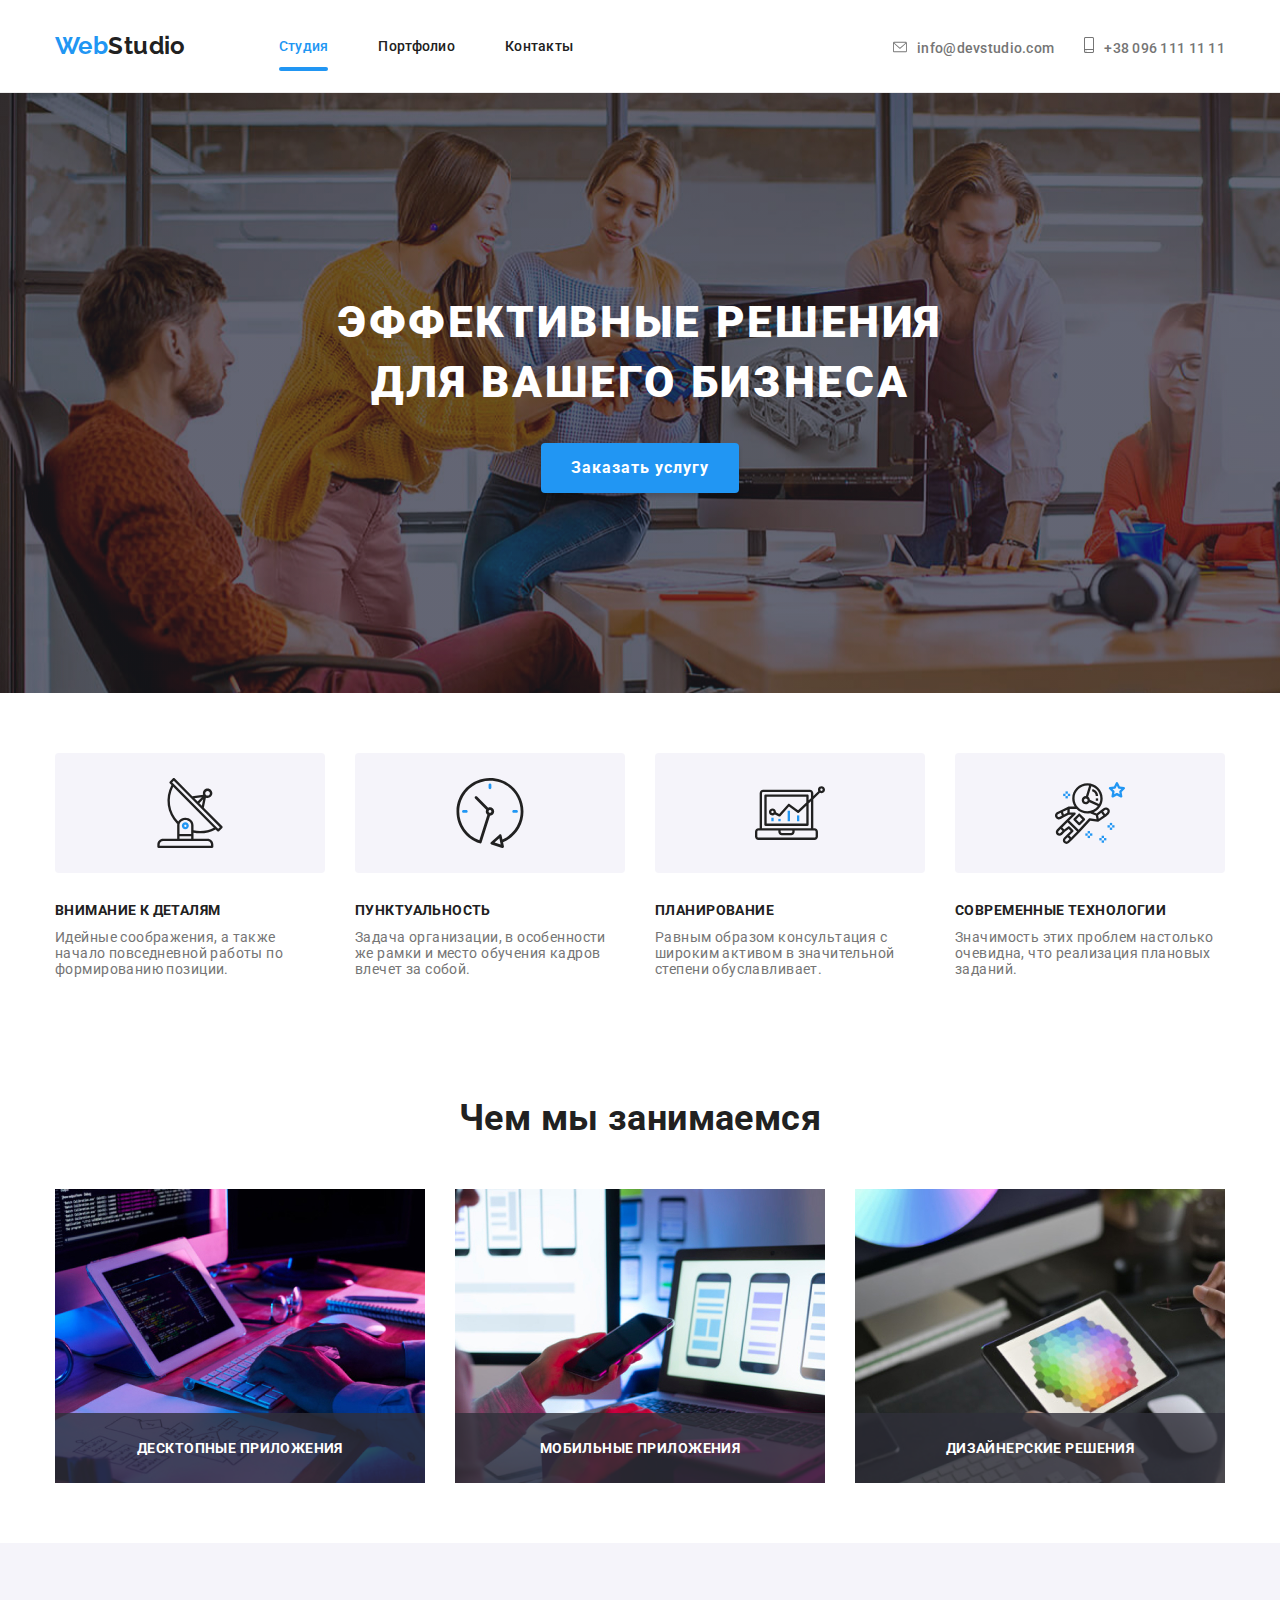
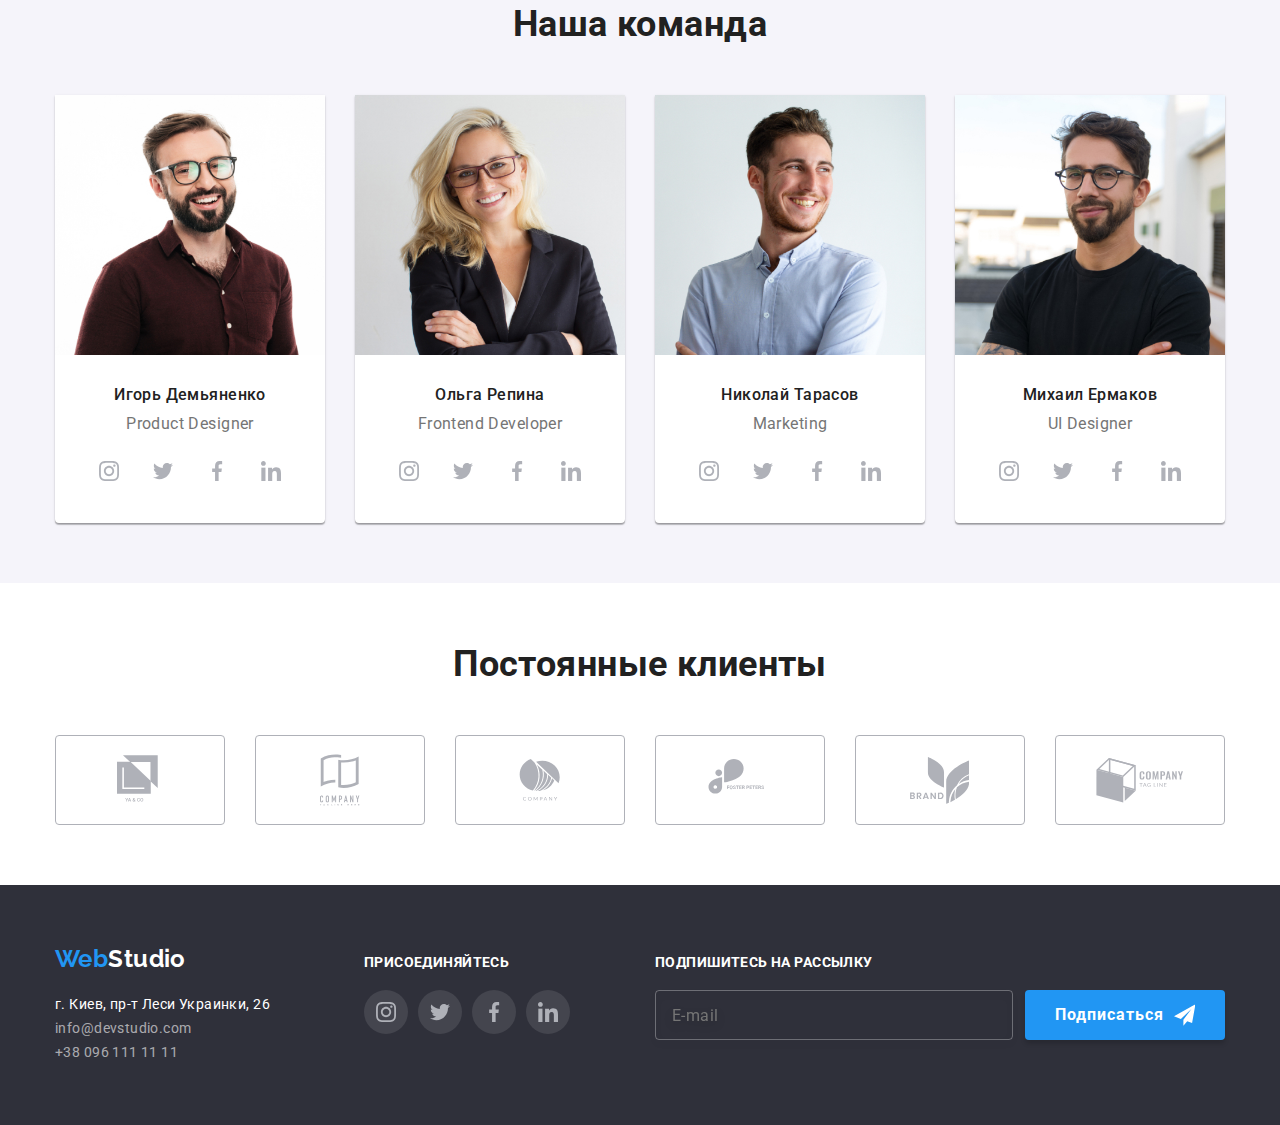
<file: index.html>
<!DOCTYPE html>
<html lang="ru">
<head>
  <meta charset="UTF-8">
  <meta name="viewport" content="width=device-width, initial-scale=1.0">
  <title>Студия</title>
  <link href="https://fonts.googleapis.com/css2?family=Raleway:wght@700&family=Roboto:wght@400;500;700;900&display=swap" rel="stylesheet">

  <link rel="stylesheet" href="https://cdnjs.cloudflare.com/ajax/libs/modern-normalize/1.0.0/modern-normalize.min.css">
  <link rel="stylesheet" href="./css/main.min.css">
</head>
<body>
  <!-- ===================хедер================= -->

  <header class="header">
    <div class="nav container">
      <a href="./index.html" lang="en" class="logo"><span class="accent">Web</span>Studio</a>
      <button type="button" aria-expanded="false" class="menu-button is-open" data-menu-button>
        <svg width="40px" height="40px" aria-label="переключатель мобильного меню">
          <use href="./images/icons/sprite.svg#menu" class="icon-menu"></use>
          <use href="./images/icons/sprite.svg#menu-close" class="icon-menu-close"></use>
        </svg>
      </button>
      <div class="menu-container" data-menu>
        <nav class="navigation">
          <ul class="site-nav list">
            <li class="nav-item">
              <a href="./index.html" class="header-link link current">Студия</a></li>
            <li class="nav-item">
              <a href="./portfolio.html" class="header-link link">Портфолио</a></li>
            <li class="nav-item">
              <a href="#" class="header-link link">Контакты</a></li>
            </ul> 
        </nav>
        <ul class="contacts list">
          <li class="contacts-item">
            <a href="mailto:info@devstudio.com" class="header-adress link">
              <svg class="mail-icon header-contacts-icon">
                <use href="./images/icons/sprite.svg#envelope"></use>
              </svg> 
              info@devstudio.com </a>
          </li>
          <li class="contacts-item">
            <a href="tel:+380961111111" class="header-adress link">
              <svg class="tel-icon header-contacts-icon">
                <use href="./images/icons/sprite.svg#smartphone"></use>
              </svg>
            +38 096 111 11 11 </a>
          </li>
        </ul>
      </div>
    </div>    
  </header>

  <main>

    <!-- ===================Герой=======================-->

    <section class="hero">
      <div class="hero-wrapper container">
       <h1 class="hero-title">Эффективные решения <br> для вашего бизнеса</h1>
       <button type="button" class="btn" data-modal-open>Заказать услугу</button>
      </div>
    </section>
    
    <!--===================наши преимущества====================-->
    <section class="features section">
      <div class="container">
        <h2 class="section-title visually-hidden">Наши преимущества</h2>
        <ul class="features-list list">
          <li class="features-item antenna"><h3 class="title">Внимание к деталям</h3>
            <p class="text">Идейные соображения, а также начало повседневной работы по формированию позиции.</p>
          </li>
          <li class="features-item clock"><h3 class="title">Пунктуальность</h3>
            <p class="text">Задача организации, в особенности же рамки и место обучения кадров влечет за собой.</p>
          </li>
          <li class="features-item diagram"><h3 class="title">Планирование</h3>
            <p class="text">Равным образом консультация с широким активом в значительной степени обуславливает.</p>
          </li>
          <li class="features-item astronaut"><h3 class="title">Современные технологии</h3>
            <p class="text">Значимость этих проблем настолько очевидна, что реализация плановых заданий.</p>
          </li>
        </ul>
      </div>
    </section>

    <!--===================чем занимаемся==========================-->
    <section class="activities section">
      <div class="container">
      <h2 class="section-title">Чем мы занимаемся</h2>
          <ul class="activities-list list">
            <li class="activities-item">
              <a href="" class="activities-link">
                <picture>
                  <sourse srcset="./images/activities/activities1.jpg 1x, ./images/activities/activities1@2x.jpg 2x"
                   media="(min-width: 1200px)">
                   <img src="./images/activities/activities1.jpg" alt="програмист работает за столом" width="370" height="294">
                  </picture>
                <p class="activities-discription">Десктопные приложения</p>
            </a>
          </li>
            <li>
              <a href="" class="activities-link">
                <sourse srcset="./images/activities/activities2.jpg 1x, ./images/activities/activities2@2x.jpg 2x"
                media="(min-width: 1200px)">
                <img src="./images/activities/activities2.jpg" alt="дизайнер разрабарывает приложение" width="370" height="294">
               </picture>
                <p class="activities-discription">Мобильные приложения</p>

            </a>
          </li>
            <li>
              <a href="" class="activities-link">
                <sourse srcset="./images/activities/activities3.jpg 1x, ./images/activities/activities3@2x.jpg 2x"
                media="(min-width: 1200px)">
                <img src="./images/activities/activities3.jpg" alt="дизайнер выбирает цвет из палитры на планшете" width="370" height="294">
               </picture>
                <p class="activities-discription">Дизайнерские решения</p>
              </a>
            </li>
          </ul>
      </div>
    </section>

    <!--=============================команда========================-->
    <section class="section team">
      <div class=" container">
          <h2 class="section-title">Наша команда</h2>
          <ul class="employees list">
            <li class="employer-card">
              <picture>
                <sourse srcset="./images/team/employer1-desctop.jpg 1x, ./images/team/employer1-desctop@2x.jpg 2x"
                 media="(min-width: 1200px)">
                 <sourse srcset="./images/team/employer1-tablet.jpg 1x, ./images/team/employer1-tablet@2x.jpg 2x"
                 media="(min-width: 768px)">
                 <sourse srcset="./images/team/employer1-mobile.jpg 1x, ./images/team/employer1-mobile@2x.jpg 2x"
                 media="(min-width: 320px)">
                 <img src="./images/team/employer1-mobile.jpg" alt="фото Игоря Демьяненко" class="employer-photo">
                </picture>
              <h3 class="title">Игорь Демьяненко</h3>
              <p lang="en" class="position">Product Designer</p>

              <ul class="socials list">
                <li class="social-item">
                  <a class="social-link link">
                    <svg class="social-icon">
                      <use href="./images/icons/sprite.svg#instagram"></use>
                    </svg>
                  </a>
                </li>
                <li class="social-item">
                  <a class="social-link link">
                    <svg class="social-icon">
                      <use href="./images/icons/sprite.svg#twitter"></use>
                    </svg>
                  </a>
                </li>
                <li class="social-item">
                  <a class="social-link link">
                    <svg class="social-icon">
                      <use href="./images/icons/sprite.svg#facebook"></use>
                      </svg>
                  </a>
                </li>
                <li class="social-item">
                  <a class="social-link link">
                    <svg class="social-icon">
                      <use href="./images/icons/sprite.svg#linkedin"></use>
                      </svg>
                  </a>
                </li>
              </ul>
            </li>
            <li class="employer-card">
              <picture>
                <sourse srcset="./images/team/employer2-desctop.jpg 1x, ./images/team/employer2-desctop@2x.jpg 2x"
                 media="(min-width: 1200px)">
                 <sourse srcset="./images/team/employer2-tablet.jpg 1x, ./images/team/employer2-tablet@2x.jpg 2x"
                 media="(min-width: 768px)">
                 <sourse srcset="./images/team/employer2-mobile.jpg 1x, ./images/team/employer2-mobile@2x.jpg 2x"
                 media="(min-width: 320px)">
                 <img src="./images/team/employer2-mobile.jpg" alt="фото Ольги Репиной" class="employer-photo">
                </picture>
                  <h3 class="title">Ольга Репина</h3>
                  <p lang="en" class="position">Frontend Developer</p>

                  <ul class="socials list">
                
                <li class="social-item">
                  <a class="social-link link">
                    <svg class="social-icon">
                      <use href="./images/icons/sprite.svg#instagram"></use>
                    </svg>
                  </a>
                </li>
                <li class="social-item">
                  <a class="social-link link">
                    <svg class="social-icon">
                      <use href="./images/icons/sprite.svg#twitter"></use>
                    </svg>
                  </a>
                </li>
                <li class="social-item">
                  <a class="social-link link">
                    <svg class="social-icon">
                      <use href="./images/icons/sprite.svg#facebook"></use>
                    </svg>
                  </a>
                </li>
                <li class="social-item">
                  <a class="social-link link">
                    <svg class="social-icon">
                      <use href="./images/icons/sprite.svg#linkedin"></use>
                      </svg>
                  </a>
                </li>
                 </ul>
            </li>
            <li class="employer-card">
              <picture>
                <sourse srcset="./images/team/employer3-desctop.jpg 1x, ./images/team/employer3-desctop@2x.jpg 2x"
                 media="(min-width: 1200px)">
                 <sourse srcset="./images/team/employer3-tablet.jpg 1x, ./images/team/employer3-tablet@2x.jpg 2x"
                 media="(min-width: 768px)">
                 <sourse srcset="./images/team/employer3-mobile.jpg 1x, ./images/team/employer3-mobile@2x.jpg 2x"
                 media="(min-width: 320px)">
                 <img src="./images/team/employer3-mobile.jpg" alt=" фото Николая Тарасова" class="employer-photo">
                </picture>
              <h3 class="title">Николай Тарасов</h3>
              <p lang="en" class="position">Marketing</p>

              <ul class="socials list">
                <li class="social-item">
                  <a class="social-link link">
                    <svg class="social-icon">
                      <use href="./images/icons/sprite.svg#instagram"></use>
                    </svg>
                  </a>
                </li>
                <li class="social-item">
                  <a class="social-link link">
                    <svg class="social-icon">
                      <use href="./images/icons/sprite.svg#twitter"></use>
                    </svg>
                  </a>
                </li>
                <li class="social-item">
                  <a class="social-link link">
                    <svg class="social-icon">
                      <use href="./images/icons/sprite.svg#facebook"></use>
                    </svg>
                  </a>
                </li>
                <li class="social-item">
                  <a class="social-link link">
                    <svg class="social-icon">
                      <use href="./images/icons/sprite.svg#linkedin"></use>
                    </svg>
                  </a>
                </li>
              </ul>

            </li>
            <li class="employer-card">
              <picture>
                <sourse srcset="./images/team/employer4-desctop.jpg 1x, ./images/team/employer4-desctop@2x.jpg 2x"
                 media="(min-width: 1200px)">
                 <sourse srcset="./images/team/employer4-tablet.jpg 1x, ./images/team/employer4-tablet@2x.jpg 2x"
                 media="(min-width: 768px)">
                 <sourse srcset="./images/team/employer4-mobile.jpg 1x, ./images/team/employer4-mobile@2x.jpg 2x"
                 media="(min-width: 320px)">
                 <img src="./images/team/employer4-mobile.jpg" alt="фото Михаила Ермакова" class="employer-photo">
                </picture>
              <h3 class="title">Михаил Ермаков</h3>
              <p lang="en" class="position">UI Designer</p>

              <ul class="socials list">
                <li class="social-item">
                  <a class="social-link link">
                    <svg class="social-icon">
                      <use href="./images/icons/sprite.svg#instagram"></use>
                    </svg>
                  </a>
                </li>
                <li class="social-item">
                  <a class="social-link link">
                    <svg class="social-icon">
                      <use href="./images/icons/sprite.svg#twitter"></use>
                    </svg>
                  </a>
                </li>
                <li class="social-item">
                  <a class="social-link link">
                    <svg class="social-icon">
                      <use href="./images/icons/sprite.svg#facebook"></use>
                    </svg>
                  </a>
                </li>
                <li class="social-item">
                  <a class="social-link link">
                    <svg class="social-icon">
                      <use href="./images/icons/sprite.svg#linkedin"></use>
                    </svg>
                  </a>
                </li>
              </ul>
            </li>
          </ul>
      </div>
    </section>

    <!-- =====================Постоянные клиенты====================-->
    <section class="section clients">
      <div class="container">
        <h2 class="section-title"> Постоянные клиенты</h2>
        <ul class="clients-list list">
          <li class="clients-item">
            <a href="#" class="clients-link link">
              <svg class="clients-icon" height="50px" width="45px"> 
                  <use href="./images/icons/sprite.svg#logo-1"></use> 
              </svg>
            </a>
          </li>
          <li class="clients-item">
            <a href="#" class="clients-link link">
              <svg class="clients-icon" height="52px" width="40px">
                  <use href="./images/icons/sprite.svg#logo-2"></use>
              </svg>
            </a>
          </li>
          <li class="clients-item">
            <a href="#" class="clients-link link">
              <svg class="clients-icon" height="42px" width="42px">
                <use href="./images/icons/sprite.svg#logo-3"></use>
              </svg>
            </a>
          </li>
          <li class="clients-item">
            <a href="#" class="clients-link link">
              <svg class="clients-icon" height="42px" width="80px">
                <use href="./images/icons/sprite.svg#logo-4"></use>
              </svg>
            </a>
          </li>
          <li class="clients-item">
            <a href="#" class="clients-link link">
              <svg class="clients-icon" height="47px" width="59px">
                <use href="./images/icons/sprite.svg#logo-5"></use>
              </svg>
            </a>
          </li>
          <li class="clients-item">
            <a href="#" class="clients-link link">
              <svg class="clients-icon" height="45" width="88px">
                <use href="./images/icons/sprite.svg#logo-6"></use>
              </svg>
            </a>
          </li>
        </ul>
      </div>
    </section>
  </main>
<!-- ==========================футер======================= -->

  <footer class="footer section">
    <div class="container">
        <div class="footer-adress">
            <a href="./index.html" lang="en" class="logo footer-logo"><span class="accent">Web</span>Studio</a>
            <address class="address">
              <ul class="address-list list">
                  <li class="address-item">г. Киев, пр-т Леси Украинки, 26</li>
                  <li class="address-item"><a href="mailto:info@devstudio.com" class="link">info@devstudio.com</a></li>
                  <li class="address-item"><a href="tel:+380961111111" class="link">+38 096 111 11 11 </a>
              </ul>
            </address>
         </div>
        <div class="socials-footer">
          <h3 class="footer-title">Присоединяйтесь</h3>
          <ul class="socials list">
            <li class="social-item">
              <a href="" class="social-link link">
                <svg class="social-icon">
                  <use href="./images/icons/sprite.svg#instagram"></use>
                </svg>
              </a>
            </li>
            <li class="social-item">
              <a href="" class="social-link link">
                <svg class="social-icon">
                  <use href="./images/icons/sprite.svg#twitter"></use>
                </svg>
              </a>
            </li>
            <li class="social-item">
              <a href="" class="social-link link">
                <svg class="social-icon">
                  <use href="./images/icons/sprite.svg#facebook"></use>
                </svg>
              </a>
            </li>
            <li class="social-item">
              <a href="" class="social-link link">
                <svg class="social-icon">
                  <use href="./images/icons/sprite.svg#linkedin"></use>
                </svg>
              </a>
            </li>
          </ul>
        </div>
        <div class="mailing-wrapper">
          <h2 class="footer-title">подпишитесь на рассылку</h2>
            <form action="#" class="mailing-form">
              <div class="input-wrapper">
              <input type="email" name="email" class="mailing-input" id="email" placeholder="E-mail" required>
              <button type="submit" class="mailing-btn btn">
            Подписаться
                <svg class="mailing-icon">
                  <use href="./images/icons/sprite.svg#send"></use>
                </svg>
              </button>
            </div>
            </form>
        </div>
      
    </div>
  </footer>
    <!--==============================модальное окно=====================  -->
  <div class="backdrop is-hidden" data-modal>
    <div class="modal container">
      <button type="button" class="modal-close-btn" data-modal-close>
        <svg width="30" height="30">
          <use href="./images/icons/sprite.svg#close"></use>
        </svg>
      </button>
      <form action="#" class="modal-form">
        <h2 class="modal-title">Оставьте свои данные, мы вам перезвоним</h2>
        <label for="user-email">
          Имя
          <span class="modal-input-wrapper">  
              <input type="user-name" name="user-name" id="user-name" placeholder="" class="modal-form-input">
              <svg class="modal-form-icon">
                <use href="./images/icons/sprite.svg#person"></use>
              </svg>
          </span>
        </label>
        <label for="user-phone">
          Телефон
          <span class="modal-input-wrapper">  
              <input type="tel" name="user-phone" id="user-phone" placeholder="" class="modal-form-input">
              <svg class="modal-form-icon">
                <use href="./images/icons/sprite.svg#phone"></use>
              </svg>
          </span>
        </label>
        <label for="user-email">
            Почта
          <span class="modal-input-wrapper">  
                <input type="email" name="user-email" id="user-email" placeholder="" class="modal-form-input">
                <svg class="modal-form-icon">
                  <use href="./images/icons/sprite.svg#email"></use>
                </svg>
            </span>
        </label>
        <label for="">Коментарий
          <textarea name="user-comment" id="user-comment" placeholder="Введите текст" class="user-comment"></textarea>
        </label>
        <div class="policy-wrapper">
        <input type="checkbox" name="user-policy" value="user-policy-ok" class="modal-form-policy visually-hidden" id="user-policy">
        <label for="user-policy" class="modal-form-policy-label">
        Соглашаюсь с рассылкой и принимаю&nbsp;<a href="#" class="policy-link">Условия договора</a>
        </label>
        </div>
        <button type="submit" class="modal-form-btn btn">Отправить</button>

      </form>
    </div>
  </div>   
 <!-- ========================скрипт=================================== -->
  <script src="./js/modal.js"></script>
 <script src="./js/menu-btn.js"></script>

</body>

</html>
</file>
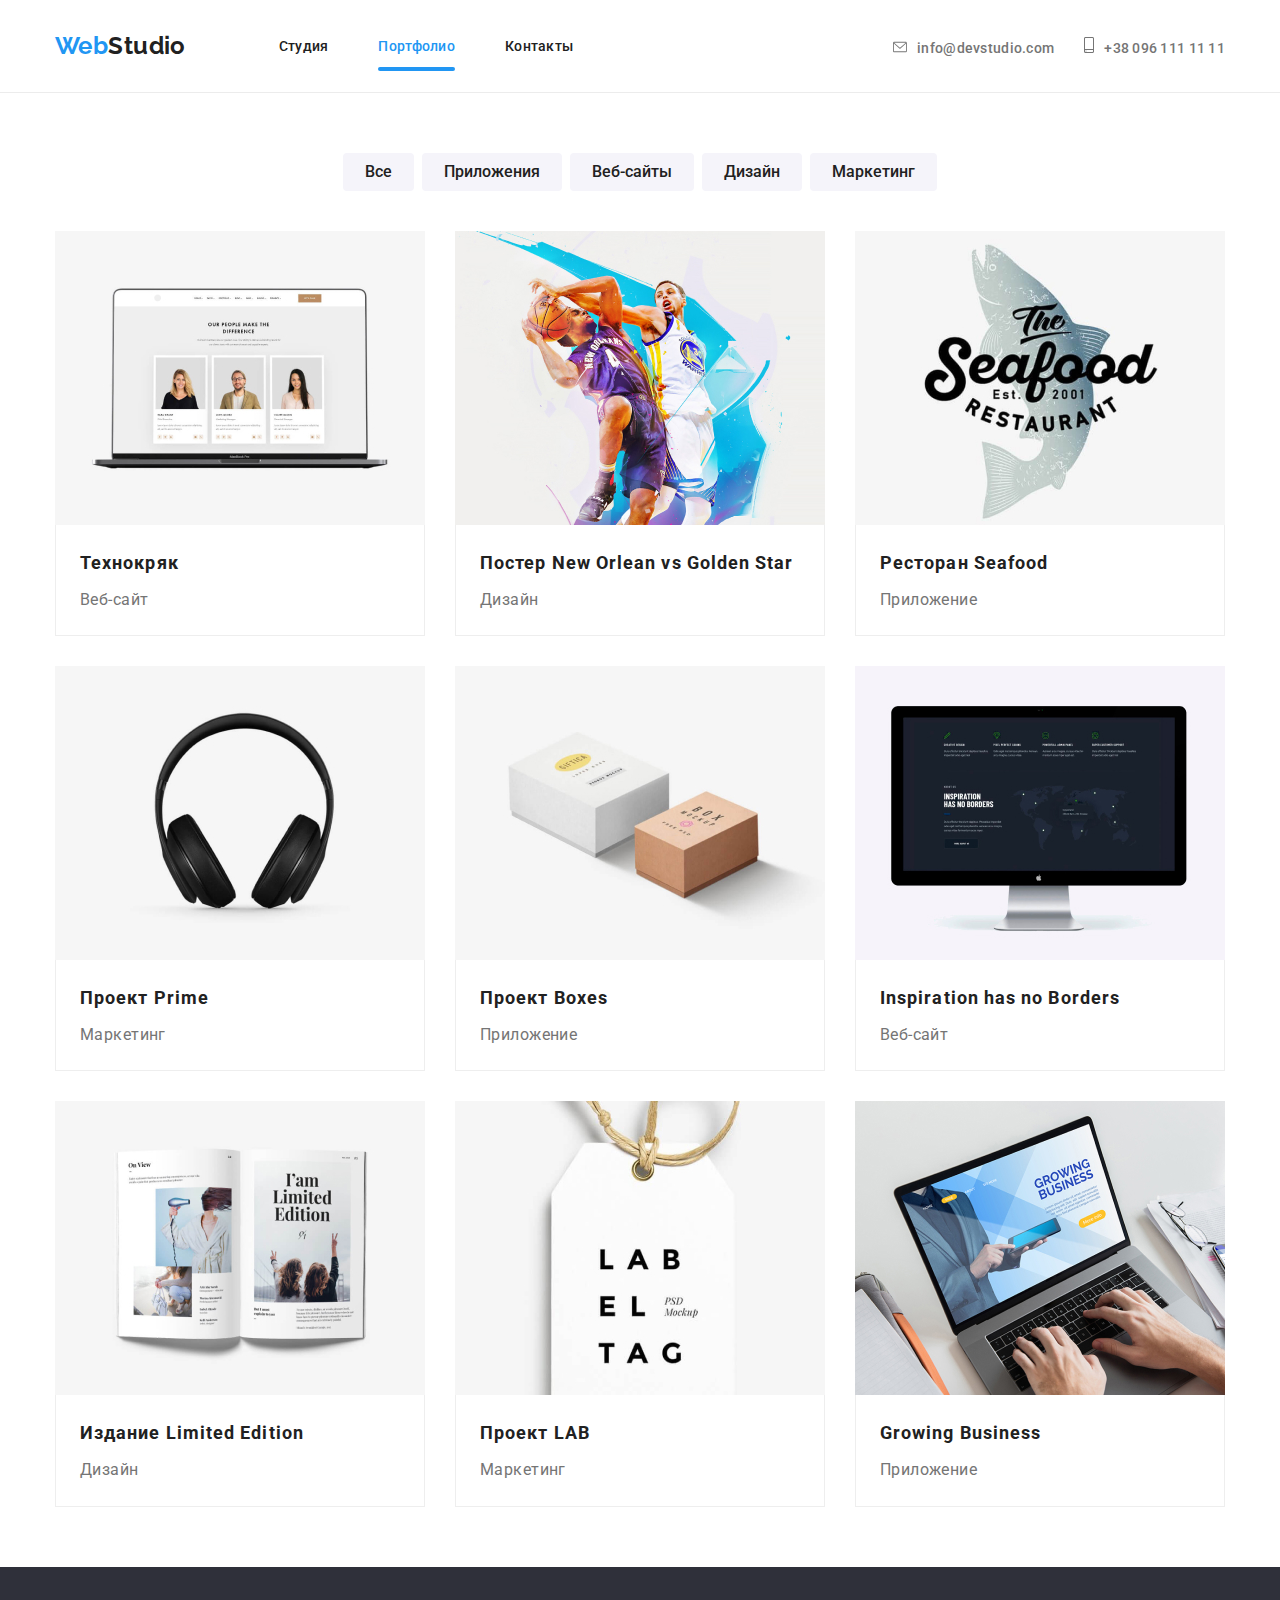
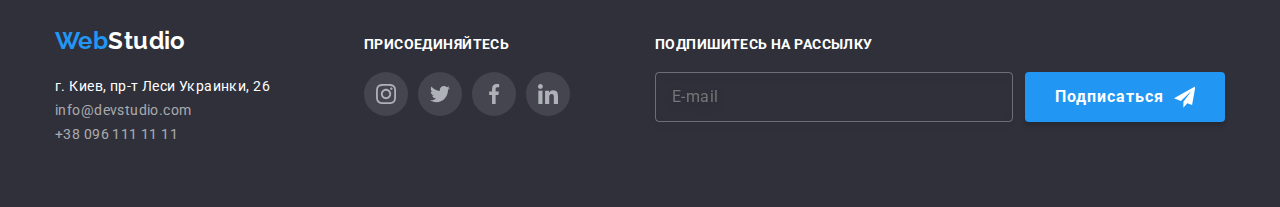
<file: portfolio.html>
<!DOCTYPE html>
<html lang="ru">
<head>
    <meta charset="UTF-8">
    <meta name="viewport" content="width=device-width, initial-scale=1.0">
    <title>Портфолио</title>
    <link href="https://fonts.googleapis.com/css2?family=Raleway:wght@700&family=Roboto:wght@400;500;700;900&display=swap" rel="stylesheet">

    <link rel="stylesheet" href="https://cdnjs.cloudflare.com/ajax/libs/modern-normalize/1.0.0/modern-normalize.min.css">
    <link rel="stylesheet" href="./css/portfolio.min.css">
</head>
<body>

  <!-- =======Хедер=========== -->
  <header class="header">
    <div class="nav container">
      <a href="./index.html" lang="en" class="logo"><span class="accent">Web</span>Studio</a>
      <button type="button" aria-expanded="false" class="menu-button is-open" data-menu-button>
        <svg width="40px" height="40px" aria-label="переключатель мобильного меню">
          <use href="./images/icons/sprite.svg#menu" class="icon-menu"></use>
          <use href="./images/icons/sprite.svg#menu-close" class="icon-menu-close"></use>
        </svg>
      </button>
      <div class="menu-container" data-menu>
        <nav class="navigation">
          <ul class="site-nav list">
            <li class="nav-item">
              <a href="./index.html" class="header-link link">Студия</a></li>
            <li class="nav-item">
              <a href="./portfolio.html" class="header-link link current">Портфолио</a></li>
            <li class="nav-item">
              <a href="#" class="header-link link">Контакты</a></li>
            </ul> 
        </nav>
        <ul class="contacts list">
          <li class="contacts-item">
            <a href="mailto:info@devstudio.com" class="header-adress link">
              <svg class="mail-icon header-contacts-icon">
                <use href="./images/icons/sprite.svg#envelope"></use>
              </svg> 
              info@devstudio.com </a>
          </li>
          <li class="contacts-item">
            <a href="tel:+380961111111" class="header-adress link">
              <svg class="tel-icon header-contacts-icon">
                <use href="./images/icons/sprite.svg#smartphone"></use>
              </svg>
            +38 096 111 11 11 </a>
          </li>
        </ul>
      </div>
    </div>    
  </header>

   <!--======== фильтры ==========-->

    <section class="portfolio section">
      <div class="container">
          <h1 class="visually-hidden">Портфолио</h1>
          <ul class="filter list">
            <li class="filter-iteam"><button type="button" class="button">Все</button></li>
            <li class="filter-iteam"><button type="button" class="button">Приложения</button></li>
            <li class="filter-iteam"><button type="button" class="button">Веб-сайты</button></li>
            <li class="filter-iteam"><button type="button" class="button">Дизайн</button></li>
            <li class="filter-iteam"><button type="button" class="button">Маркетинг</button></li>
          </ul>

    <!--=======проекты============  -->
    
          <ul class="projects list">
            <li class="projects-item">
              <a href="#" class="project-link">
                <div class="project-thumb">
                  <picture>
                    <source srcset="./images/portfolio/project1-desctop.jpg 1x, ./images/portfolio/project1-desctop@2x.jpg 2x"
                            media="(min-width: 1200px)">
                    <source srcset="./images/portfolio/project1-tablet.jpg 1x, ./images/portfolio/project1-tablet@2x.jpg 2x"
                            media="(min-width: 768px)">
                    <source srcset="./images/portfolio/project1-mobile.jpg 1x, ./images/portfolio/project1-mobile@2x.jpg 2x"
                            media="(min-width: 320px)">
                    <img src="./images/portfolio/project1-mobile.jpg" alt="макбук про с открытой веб-страницей" class="project-img">
                  </picture>
                  <p class="project-overlay" >Технокряк это современная площадка распространения коронавируса. Компании используют
                     эту платформу для цифрового шпионажа и атак на защищённые сервера конкурентов.</p>
                </div>
                <div class="projects-text">
                  <h2 class="title">Технокряк</h2>
                  <p class="text">Веб-сайт</p>
              </div>
              </a>
            </li>
            <li class="projects-item">
              <a href="#" class="project-link">
                <div class="project-thumb">
                  <picture>
                    <source srcset="./images/portfolio/project2-desctop.jpg 1x, ./images/portfolio/project2-desctop@2x.jpg 2x"
                            media="(min-width: 1200px)">
                    <source srcset="./images/portfolio/project2-tablet.jpg 1x, ./images/portfolio/project2-tablet@2x.jpg 2x"
                            media="(min-width: 768px)">
                    <source srcset="./images/portfolio/project2-mobile.jpg 1x, ./images/portfolio/project2-mobile@2x.jpg 2x"
                            media="(min-width: 320px)">
                    <img src="./images/portfolio/project2-mobile.jpg" alt="два баскетболиста в прыжке борятся за мяч" class="project-img" >
                  </picture>
                <p class="project-overlay" >Технокряк это современная площадка распространения коронавируса. Компании используют
                  эту платформу для цифрового шпионажа и атак на защищённые сервера конкурентов.</p>
                </div>
                <div class="projects-text">
                  <h2 class="title">Постер <span lang="en">New Orlean vs Golden Star</span></h2>
                  <p class="text">Дизайн</p>
                </div>
              </a>
            </li>
            <li class="projects-item">
              <a href="#" class="project-link">
                <div class="project-thumb">
                  <picture>
                    <source srcset="./images/portfolio/project3-desctop.jpg 1x, ./images/portfolio/project3-desctop@2x.jpg 2x"
                            media="(min-width: 1200px)">
                    <source srcset="./images/portfolio/project3-tablet.jpg 1x, ./images/portfolio/project3-tablet@2x.jpg 2x"
                            media="(min-width: 768px)">
                    <source srcset="./images/portfolio/project3-mobile.jpg 1x, ./images/portfolio/project3-mobile@2x.jpg 2x"
                            media="(min-width: 320px)">
                    <img src="./images/portfolio/project3-mobile.jpg" alt="логотип ресторана морской еды" class="project-img" >
                  </picture>
                  <p class="project-overlay" >Технокряк это современная площадка распространения коронавируса. Компании используют
                    эту платформу для цифрового шпионажа и атак на защищённые сервера конкурентов.</p>
                </div>
                <div class="projects-text">
                  <h2 class="title">Ресторан <span lang="en">Seafood</span></h2>
                  <p class="text">Приложение</p>
                </div>
              </a>
            </li>
            <li class="projects-item">
              <a href="#" class="project-link">
                <div class="project-thumb">
                  <picture>
                    <source srcset="./images/portfolio/project4-desctop.jpg 1x, ./images/portfolio/project4-desctop@2x.jpg 2x"
                            media="(min-width: 1200px)">
                    <source srcset="./images/portfolio/project4-tablet.jpg 1x, ./images/portfolio/project4-tablet@2x.jpg 2x"
                            media="(min-width: 768px)">
                    <source srcset="./images/portfolio/project4-mobile.jpg 1x, ./images/portfolio/project4-mobile@2x.jpg 2x"
                            media="(min-width: 320px)">
                    <img src="./images/portfolio/project4-mobile.jpg" alt="наушники" class="project-img" >
                  </picture>
                  <p class="project-overlay" >Технокряк это современная площадка распространения коронавируса. Компании используют
                    эту платформу для цифрового шпионажа и атак на защищённые сервера конкурентов.</p>
                </div>
                  <div class="projects-text">
                  <h2 class="title">Проект <span lang="en">Prime</span></h2>
                  <p class="text">Маркетинг</p>
                </div>
              </a>
            </li>
            <li class="projects-item">
              <a href="#" class="project-link">
                <div class="project-thumb">
                    <picture>
                      <source srcset="./images/portfolio/project5-desctop.jpg 1x, ./images/portfolio/project5-desctop@2x.jpg 2x"
                              media="(min-width: 1200px)">
                      <source srcset="./images/portfolio/project5-tablet.jpg 1x, ./images/portfolio/project5-tablet@2x.jpg 2x"
                              media="(min-width: 768px)">
                      <source srcset="./images/portfolio/project5-mobile.jpg 1x, ./images/portfolio/project5-mobile@2x.jpg 2x"
                              media="(min-width: 320px)">
                      <img src="./images/portfolio/project5-mobile.jpg" alt="две коробки белая и розовая" class="project-img" >
                    </picture>
                  <p class="project-overlay" >Технокряк это современная площадка распространения коронавируса. Компании используют
                    эту платформу для цифрового шпионажа и атак на защищённые сервера конкурентов.</p>
                </div>
                  <div class="projects-text">
                  <h2 class="title">Проект <span lang="en">Boxes</span></h2>
                  <p class="text">Приложение</p>
                </div class="projects-text">
              </a> 
            </li>
            <li class="projects-item"> 
              <a href="#" class="project-link">
                <div class="project-thumb">
                  <picture>
                    <source srcset="./images/portfolio/project6-desctop.jpg 1x, ./images/portfolio/project6-desctop@2x.jpg 2x"
                            media="(min-width: 1200px)">
                    <source srcset="./images/portfolio/project6-tablet.jpg 1x, ./images/portfolio/project6-tablet@2x.jpg 2x"
                            media="(min-width: 768px)">
                    <source srcset="./images/portfolio/project6-mobile.jpg 1x, ./images/portfolio/project6-mobile@2x.jpg 2x"
                            media="(min-width: 320px)">
                    <img src="./images/portfolio/project6-mobile.jpg" alt="монитор с открытым сайтом" class="project-img" >
                  </picture>
                  <p class="project-overlay" >Технокряк это современная площадка распространения коронавируса. Компании используют
                    эту платформу для цифрового шпионажа и атак на защищённые сервера конкурентов.</p>
                </div>
                  <div class="projects-text">
                  <h2 lang="en" class="title">Inspiration has no Borders</h2>
                  <p class="text">Веб-сайт</p>
                </div>
              </a>
            </li>
            <li class="projects-item">
              <a href="#" class="project-link">
                <div class="project-thumb">
                  <picture>
                    <source srcset="./images/portfolio/project7-desctop.jpg 1x, ./images/portfolio/project7-desctop@2x.jpg 2x"
                            media="(min-width: 1200px)">
                    <source srcset="./images/portfolio/project7-tablet.jpg 1x, ./images/portfolio/project7-tablet@2x.jpg 2x"
                            media="(min-width: 768px)">
                    <source srcset="./images/portfolio/project7-mobile.jpg 1x, ./images/portfolio/project7-mobile@2x.jpg 2x"
                            media="(min-width: 320px)">
                    <img src="./images/portfolio/project7-mobile.jpg" alt="открытый журнал" class="project-img" >
                  </picture>
                  <p class="project-overlay" >Технокряк это современная площадка распространения коронавируса. Компании используют
                    эту платформу для цифрового шпионажа и атак на защищённые сервера конкурентов.</p>
                </div>
                  <div class="projects-text">
                  <h2 class="title">Издание <span lang="en">Limited Edition</span></h2>
                  <p class="text">Дизайн</p>
                </div>
              </a>
            </li>
            <li class="projects-item">
              <a href="#" class="project-link">
                <div class="project-thumb">
                  <picture>
                    <source srcset="./images/portfolio/project8-desctop.jpg 1x, ./images/portfolio/project8-desctop@2x.jpg 2x"
                            media="(min-width: 1200px)">
                    <source srcset="./images/portfolio/project8-tablet.jpg 1x, ./images/portfolio/project8-tablet@2x.jpg 2x"
                            media="(min-width: 768px)">
                    <source srcset="./images/portfolio/project8-mobile.jpg 1x, ./images/portfolio/project8-mobile@2x.jpg 2x"
                            media="(min-width: 320px)">
                    <img src="./images/portfolio/project8-mobile.jpg" alt="ярлык с надписью" class="project-img" >
                  </picture>
                  <p class="project-overlay" >Технокряк это современная площадка распространения коронавируса. Компании используют
                    эту платформу для цифрового шпионажа и атак на защищённые сервера конкурентов.</p>
                </div>
                <div class="projects-text">
                  <h2 class="title">Проект <span lang="en">LAB</span></h2>
                  <p class="text">Маркетинг</p>
                </div>
              </a>
            </li>
            <li class="projects-item">
              <a href="#" class="project-link">
                <div class="project-thumb">
                  <picture>
                    <source srcset="./images/portfolio/project9-desctop.jpg 1x, ./images/portfolio/project9-desctop@2x.jpg 2x"
                            media="(min-width: 1200px)">
                    <source srcset="./images/portfolio/project9-tablet.jpg 1x, ./images/portfolio/project9-tablet@2x.jpg 2x"
                            media="(min-width: 768px)">
                    <source srcset="./images/portfolio/project9-mobile.jpg 1x, ./images/portfolio/project9-mobile@2x.jpg 2x"
                            media="(min-width: 320px)">
                    <img src="./images/portfolio/project9-mobile.jpg" alt="мужские руки на клавиатуре ноутбука" class="project-img" >
                  </picture>
                  <p class="project-overlay" >Технокряк это современная площадка распространения коронавируса. Компании используют
                    эту платформу для цифрового шпионажа и атак на защищённые сервера конкурентов.</p>
                </div>
                <div class="projects-text">
                  <h2 lang="en" class="title">Growing Business</h2>
                  <p class="text">Приложение</p>
                </div>
              </a>
            </li>
          </ul>
        </div>
      </div>
    </section>
  </main>

  <!-- ========футер============ -->

  <footer class="footer section">
    <div class="container">
        <div class="footer-adress">
            <a href="./index.html" lang="en" class="logo footer-logo"><span class="accent">Web</span>Studio</a>
            <address class="address">
              <ul class="address-list list">
                  <li class="address-item">г. Киев, пр-т Леси Украинки, 26</li>
                  <li class="address-item"><a href="mailto:info@devstudio.com" class="link">info@devstudio.com</a></li>
                  <li class="address-item"><a href="tel:+380961111111" class="link">+38 096 111 11 11 </a>
              </ul>
            </address>
         </div>
        <div class="socials-footer">
          <h3 class="footer-title">Присоединяйтесь</h3>
          <ul class="socials list">
            <li class="social-item">
              <a href="" class="social-link link">
                <svg class="social-icon">
                  <use href="./images/icons/sprite.svg#instagram"></use>
                </svg>
              </a>
            </li>
            <li class="social-item">
              <a href="" class="social-link link">
                <svg class="social-icon">
                  <use href="./images/icons/sprite.svg#twitter"></use>
                </svg>
              </a>
            </li>
            <li class="social-item">
              <a href="" class="social-link link">
                <svg class="social-icon">
                  <use href="./images/icons/sprite.svg#facebook"></use>
                </svg>
              </a>
            </li>
            <li class="social-item">
              <a href="" class="social-link link">
                <svg class="social-icon">
                  <use href="./images/icons/sprite.svg#linkedin"></use>
                </svg>
              </a>
            </li>
          </ul>
        </div>
        <div class="mailing-wrapper">
          <h2 class="footer-title">подпишитесь на рассылку</h2>
            <form action="#" class="mailing-form">
              <div class="input-wrapper">
              <input type="email" name="email" class="mailing-input" id="email" placeholder="E-mail" required>
              <button type="submit" class="mailing-btn btn">
            Подписаться
                <svg class="mailing-icon">
                  <use href="./images/icons/sprite.svg#send"></use>
                </svg>
              </button>
            </div>
            </form>
        </div>
      
    </div>
  </footer>
  
  <!-- ============скрипт=========== -->
  <script src="./js/menu-btn.js"></script>
</body>
</html>
</file>
<file: css/main.min.css>
.visually-hidden{position:absolute !important;clip:rect(1px 1px 1px 1px);clip:rect(1px, 1px, 1px, 1px);padding:0 !important;border:0 !important;height:1px !important;width:1px !important;overflow:hidden}.container{width:100%;padding:0 15px;margin:0 auto}.hero .container{display:flex;justify-content:center;flex-direction:column;align-items:center;padding:0px}@media screen and (min-width: 480px){.container{max-width:480px;margin:0 auto}}@media screen and (min-width: 768px){.container{max-width:768px}}@media screen and (min-width: 1200px){.container{max-width:1200px}}*,*::before,*::after{margin:0;padding:0}body{background-color:#fff;color:#757575;font-family:Roboto,sans-serif;letter-spacing:0.03em;font-size:14px}img{display:block}.list{list-style:none;margin:0px;padding:0px}.link{text-decoration:none}.btn{display:inline-flex;justify-content:center;align-content:center;max-width:200px;height:50px;padding:10px 30px;color:#fff;background-color:#2196f3;box-shadow:0px 4px 4px rgba(0,0,0,0.15);border:none;border-radius:4px;font-weight:700;font-size:16px;line-height:1.875;display:flex;align-items:center;text-align:center;letter-spacing:0.06em;cursor:pointer}.hero .btn{text-decoration:none;padding-top:10px;padding-bottom:10px}.section-title{color:#212121;font-weight:700;font-size:28px;line-height:1.179;text-align:center;margin-top:0px;margin-bottom:30px}@media screen and (min-width: 1200px){.section-title{font-size:36px;line-height:1.17;margin-bottom:50px}}.socials{display:flex;justify-content:center}.social-item:not(:last-child){margin-right:10px}.social-link{justify-content:center;align-items:center;display:flex;width:44px;height:44px;border-radius:50%;background-size:cover;background-color:#fff;transition:250ms cubic-bezier(0.4, 0, 0.2, 1)}.social-link:hover,.social-link:focus{background-color:#2196f3}.social-icon{width:20px;height:20px;fill:#afb1b8}.social-link:hover .social-icon,.social-link:focus .social-icon{fill:#ffffff}.section{padding-top:60px;padding-bottom:60px}.header{border-bottom:1px solid #ECECEC;position:relative}@media screen and (min-width: 320px){.header{padding-top:16px;padding-bottom:16px}}@media screen and (min-width: 768px){.header{padding-top:21px;padding-bottom:21px}}@media screen and (min-width: 1200px){.header{padding-top:32px;padding-bottom:32px}}.logo{color:#212121;text-decoration:none;font-family:Raleway,sans-serif;font-weight:700;font-size:26px;line-height:1.19}.logo .accent{color:#2196f3}@media screen and (min-width: 768px){.logo{font-size:24px;line-height:1.167;margin-right:78px}}@media screen and (min-width: 1200px){.logo{margin-right:93px}}.menu-button{display:inline-flex;margin:0px;padding:0px;background-color:transparent;border:0px;outline:none}.menu-button:hover,.menu-button:focus{fill:#2196f3;outline:none}@media screen and (min-width: 768px){.menu-button{display:none}}.menu-button .icon-menu-close{display:block}.menu-button.is-open .icon-menu-close{display:none}.menu-button.is-open .icon-menu{display:block}.menu-button .icon-menu{display:none}.nav{display:flex;align-items:center;justify-content:space-between}@media screen and (min-width: 768px){.navigation{margin-right:auto}}@media screen and (min-width: 320px) and (max-width: 767px){.menu-container{display:none;position:absolute;width:100%;top:100%;left:0px;text-align:center;z-index:1;background-color:#fff;text-align:center;padding:60px;box-shadow:0px 4px 8px rgba(0,0,0,0.04),0px 2px 4px rgba(0,0,0,0.08),0px 1px 3px rgba(0,0,0,0.16)}.menu-container.is-open{display:block}}@media screen and (min-width: 768px){.menu-container{display:flex;align-items:center;flex-grow:1}}.site-nav{display:flex;align-items:center}@media screen and (min-width: 320px) and (max-width: 767px){.site-nav{flex-direction:column;align-items:center;margin-bottom:60px}}.nav-item{position:relative}@media screen and (min-width: 320px) and (max-width: 767px){.nav-item:not(:last-child){margin-bottom:40px}}@media screen and (min-width: 768px){.nav-item:not(:last-child){margin-right:50px}}.header-link{display:inline-block;font-weight:500;font-size:18px;line-height:1.667;letter-spacing:0.02em;color:#212121;transition-duration:250ms;transition-timing-function:cubic-bezier(0.4, 0, 0.2, 1)}@media screen and (min-width: 768px){.header-link{font-size:14px;line-height:1.14}}.header-link:hover,.header-link:focus{color:#2196f3}.link.current{color:#2196f3;justify-content:top;display:inline;position:relative}.link.current::after{position:absolute;content:"";display:block;height:4px;width:100%;background-color:#2196f3;border-radius:2px;align-self:flex-end;margin-top:8px}@media screen and (min-width: 768px){.link.current::after{margin-top:27px}}@media screen and (min-width: 1199px){.link.current::after{margin-top:35px}}@media screen and (min-width: 320px) and (max-width: 767px){.contacts.list{display:flex;flex-direction:column;align-items:center}}@media screen and (min-width: 1200px){.contacts.list{display:flex;align-items:baseline}}@media screen and (min-width: 320px) and (max-width: 767px){.contacts-item:not(:last-child){margin-bottom:16px}}@media screen and (min-width: 1200px){.contacts-item:not(:last-child){margin-right:30px}}.header-adress{display:flex;align-items:baseline;font-weight:500;font-size:18px;line-height:1.667;letter-spacing:0.02em;transition-duration:250ms;transition-timing-function:cubic-bezier(0.4, 0, 0.2, 1);color:#757575}.header-adress:hover{color:#2196f3}@media screen and (min-width: 768px){.header-adress{font-size:12px;line-height:1.143}}@media screen and (min-width: 768px){.header-adress{font-size:14px}}.header-contacts-icon{margin-right:10px;fill:#757575;transition-duration:250ms;transition-timing-function:cubic-bezier(0.4, 0, 0.2, 1)}.header-adress:hover .header-contacts-icon,.header-adress:focus .header-contacts-icon{fill:#2196f3}.mail-icon{width:16px;height:11px}.tel-icon{width:10px;height:15px}@media screen and (min-width: 768px){.mail-icon{width:14px;height:10px}.tel-icon{width:10px;height:14px}}@media screen and (min-width: 1199px){.mail-icon{width:14px;height:12px}.tel-icon{width:10px;height:16px}}.hero{background-color:#2F303A;padding-top:118px;padding-bottom:118px}@media screen and (min-width: 320px) and (max-width: 767px){.hero{background-image:linear-gradient(rgba(47,48,58,0.4), rgba(47,48,58,0.4)),url(../images/hero/bg-mobile.jpg);background-size:cover;background-repeat:no-repeat}}@media screen and (min-width: 320px) and (max-width: 767px) and (min-device-pixel-ratio: 2) and (min-width: 320px), screen and (min-width: 320px) and (max-width: 767px) and (min-resolution: 192dpi) and (min-width: 320px), screen and (min-width: 320px) and (max-width: 767px) and (min-resolution: 2dppx) and (min-width: 320px){.hero{background-image:linear-gradient(rgba(47,48,58,0.4), rgba(47,48,58,0.4)),url(../images/hero/bg-mobile@2x.jpg)}}@media screen and (min-width: 768px) and (max-width: 1199px){.hero{background-image:linear-gradient(rgba(47,48,58,0.4), rgba(47,48,58,0.4)),url(../images/hero/bg-tablet.jpg);background-size:cover;background-repeat:no-repeat}}@media screen and (min-width: 768px) and (max-width: 1199px) and (min-device-pixel-ratio: 2) and (min-width: 320px), screen and (min-width: 768px) and (max-width: 1199px) and (min-resolution: 192dpi) and (min-width: 320px), screen and (min-width: 768px) and (max-width: 1199px) and (min-resolution: 2dppx) and (min-width: 320px){.hero{background-image:linear-gradient(rgba(47,48,58,0.4), rgba(47,48,58,0.4)),url(../images/hero/bg-tablet@2x.jpg)}}@media screen and (min-width: 1200px){.hero{background-image:linear-gradient(rgba(47,48,58,0.4), rgba(47,48,58,0.4)),url(../images/hero/bg-desktop.jpg);background-size:cover;background-repeat:no-repeat;padding-top:200px;padding-bottom:200px}}@media screen and (min-width: 1200px) and (min-device-pixel-ratio: 2) and (min-width: 320px), screen and (min-width: 1200px) and (min-resolution: 192dpi) and (min-width: 320px), screen and (min-width: 1200px) and (min-resolution: 2dppx) and (min-width: 320px){.hero{background-image:linear-gradient(rgba(47,48,58,0.4), rgba(47,48,58,0.4)),url(../images/hero/bg-desktop@2x.jpg)}}.hero-title{color:#fff;font-weight:900;font-size:26px;line-height:1.615;letter-spacing:0.06em;text-align:center;text-transform:uppercase;margin-bottom:30px}@media screen and (min-width: 1200px){.hero-title{font-size:44px;line-height:1.36}}.features-list{display:flex;justify-content:center}@media screen and (min-width: 320px) and (max-width: 767px){.features-list{flex-direction:column}}@media screen and (min-width: 768px){.features-list{flex-wrap:wrap;margin:-15px}}@media screen and (min-width: 768px){.features-item{width:calc((100% - 4 * 15px) / 2);margin:15px}}@media screen and (min-width: 1200px){.features-item{width:calc((100% - 8 * 15px) / 4)}}@media screen and (min-width: 320px) and (max-width: 767px){.features-item:not(:last-child){margin-bottom:30px}}.features-item::before{content:"";display:block;max-width:450px;height:120px;margin-bottom:30px;background-size:70px 70px;background-position:center;background-repeat:no-repeat;background-color:#f5f4fa;border-radius:4px}.antenna::before{background-image:url(../images/icons/antenna.svg)}.astronaut::before{background-image:url(../images/icons/astronaut.svg)}.clock::before{background-image:url(../images/icons/clock.svg)}.diagram::before{background-image:url(../images/icons/diagram.svg)}.features-list .title{color:#212121;font-weight:700;font-size:14px;line-height:1.14;text-transform:uppercase;margin-top:0px;margin-bottom:10px;text-align:center}@media screen and (min-width: 768px){.features-list .title{text-align:start}}@media screen and (min-width: 320px) and (max-width: 1199px){.activities{display:none}}.activities-list{display:flex}.activities-link{position:relative;text-decoration:none;display:flex}.activities-discription{position:absolute;bottom:0px;width:100%;font-weight:700;font-size:14px;line-height:1.143;text-align:center;background-color:rgba(47,48,57,0.8);text-transform:uppercase;color:#fff;padding-top:27px;padding-bottom:27px}.activities-list li+li{margin-left:30px}.team{background-color:#F5F4FA}@media screen and (min-width: 768px){.employees{display:flex;flex-wrap:wrap;margin:-15px}}.employer-card{background-color:#fff;border-radius:0px 0px 4px 4px;padding-bottom:30px;box-shadow:0px 1px 3px rgba(0,0,0,0.12),0px 1px 1px rgba(0,0,0,0.14),0px 2px 1px rgba(0,0,0,0.2)}@media screen and (min-width: 768px){.employer-card{width:calc((100% - 4 * 15px) / 2);margin:15px}}@media screen and (min-width: 1200px){.employer-card{width:calc((100% - 8 * 15px) / 4)}}@media screen and (min-width: 320px) and (max-width: 767px){.employer-card:not(:last-child){margin-bottom:30px}}.employer-photo{margin-bottom:30px}@media screen and (min-width: 320px) and (max-width: 767px){.employer-photo{height:auto;max-width:100%}}@media screen and (min-width: 768px) and (max-width: 1199px){.employer-photo{width:100%;object-fit:cover}}@media screen and (min-width: 1200px){.employer-photo{width:270px;height:260px}}.employees .title{color:#212121;font-weight:500;font-size:16px;line-height:1.19;text-align:center;margin-top:0px;margin-bottom:10px}.position{font-size:16px;line-height:1.19;margin-bottom:16px;text-align:center}.socials{display:flex;justify-content:center}.social-item:not(:last-child){margin-right:10px}.social-link{justify-content:center;align-items:center;display:flex;width:44px;height:44px;border-radius:50%;background-size:cover;background-color:#fff;transition:250ms cubic-bezier(0.4, 0, 0.2, 1)}.social-link:hover,.social-link:focus{background-color:#2196f3}.social-icon{width:20px;height:20px;fill:#afb1b8}.social-link:hover .social-icon,.social-link:focus .social-icon{fill:#ffffff}.clients-list{display:flex;align-items:center;flex-wrap:wrap;margin:-15px}.clients-item{display:flex;justify-content:center;align-items:center;margin:15px;width:calc((100% - 4 * 15px) / 2);height:90px}@media screen and (min-width: 768px){.clients-item{width:calc((100% - 6 * 15px) / 3)}}@media screen and (min-width: 1200px){.clients-item{width:calc((100% - 12 * 15px) / 6)}}.clients-link{display:flex;justify-content:center;align-items:center;border:1px solid;border-color:#AFB1B8;border-radius:4px;fill:#AFB1B8;width:100%;height:100%;transition:250ms cubic-bezier(0.4, 0, 0.2, 1)}.clients-link:hover,.clients-link:focus{border-color:#2196f3}.clients-icon{transition-duration:250ms;transition-timing-function:cubic-bezier(0.4, 0, 0.2, 1);transition:250ms cubic-bezier(0.4, 0, 0.2, 1)}.clients-link:hover .clients-icon,.clients-link:focus .clients-icon{fill:#2196f3}.footer{background-color:#2F303A}@media screen and (min-width: 767px){.footer .container{display:flex;flex-wrap:wrap;align-items:baseline;justify-content:space-around}}@media screen and (min-width: 1200px){.footer .container{justify-content:space-between}}@media screen and (min-width: 320px) and (max-width: 1199px){.footer-adress{margin-bottom:60px}}.footer-logo{color:#fff;text-decoration:none;font-family:Raleway;font-weight:700;font-size:24px;line-height:1.167;display:block;text-align:center;margin-bottom:20px}@media screen and (min-width: 1200px){.footer-logo{text-align:left}}.footer-logo .accent{color:#2196f3}.address-list{color:#fff;list-style:none;font-style:normal;font-size:14px;line-height:1.71;display:block;text-align:center}@media screen and (min-width: 1200px){.address-list{text-align:left}}.address .link{color:rgba(255,255,255,0.6);text-decoration:none;font-weight:400;font-size:14px;line-height:1.71}.footer-title{margin-bottom:20px;font-weight:700;font-size:14px;line-height:1.143;text-transform:uppercase;color:#ffffff;text-align:center}@media screen and (min-width: 1200px){.footer-title{text-align:left}}@media screen and (min-width: 320px) and (max-width: 767px){.socials-footer{margin-bottom:60px}}.socials-footer .social-link{fill:#ffffff;background-color:rgba(255,255,255,0.1);transition:250ms cubic-bezier(0.4, 0, 0.2, 1)}.socials-footer .social-link:hover{background-color:#2196f3}.mailing-input{display:block;width:100%;height:50px;padding:15px 16px;font-weight:normal;font-size:16px;line-height:1.25;letter-spacing:0.03em;border:1px solid rgba(255,255,255,0.3);box-sizing:border-box;filter:drop-shadow(0px 4px 4px rgba(0,0,0,0.15));border-radius:4px;background-color:inherit;color:#fff;transition-duration:250ms;transition-timing-function:cubic-bezier(0.4, 0, 0.2, 1)}@media screen and (min-width: 320px) and (max-width: 1199px){.mailing-input{margin-bottom:20px}}@media screen and (min-width: 1200px){.mailing-input{width:358px;margin-right:12px}}@media screen and (min-width: 1200px){.input-wrapper{display:flex}}.mailing-btn{margin:0 auto}.mailing-icon{width:24px;height:24px;margin-left:10px;fill:#ffffff}.backdrop{position:fixed;left:0px;top:0px;width:100%;height:100%;background:rgba(0,0,0,0.2);transition:250ms linear;overflow-y:scroll}.modal{position:absolute;top:50%;left:50%;transform:translate(-50%, -50%);max-width:528px;min-height:581px;background-color:#ffffff;box-shadow:0px 1px 3px rgba(0,0,0,0.12),0px 1px 1px rgba(0,0,0,0.14),0px 2px 1px rgba(0,0,0,0.2);border-radius:4px;transition:250ms linear;padding:40px}.modal-close-btn{width:30px;height:30px;position:absolute;top:8px;right:8px;border-radius:50%;border:0px;cursor:pointer}.modal-close-btn:hover{fill:#2196f3}.is-hidden{opacity:0;visibility:hidden;pointer-events:none}.modal-form{display:flex;flex-direction:column}.modal-title{font-weight:700;font-size:20px;line-height:1.5;text-align:center;letter-spacing:0.03em;color:#212121;margin-bottom:12px}@media screen and (min-width: 1200px){.modal-title{font-size:20px;line-height:1.15}}.modal-input-wrapper{position:relative;display:block}.modal-form-input{width:100%;height:40px;border:1px solid rgba(33,33,33,0.2);border-radius:4px;padding-left:42px;margin-bottom:10px;box-sizing:border-box;transition-duration:250ms;transition-timing-function:cubic-bezier(0.4, 0, 0.2, 1)}.modal-form-input:focus,.modal-form-input:focus{outline:none;border:1px solid #2196f3}.modal-form-icon{width:18px;height:18px;position:absolute;left:12px;top:11px}.modal-form-input:focus+.modal-form-icon{fill:#2196f3}.modal-form-btn{display:block;align-items:center;text-align:center;letter-spacing:0.06em;padding:10px 55px;margin:0 auto;margin-top:30px}.user-comment{width:100%;height:120px;margin-bottom:20px;padding:12px 16px;border:1px solid rgba(33,33,33,0.2);box-sizing:border-box;border-radius:4px;resize:none;transition-duration:250ms;transition-timing-function:cubic-bezier(0.4, 0, 0.2, 1)}.modal-form-policy-label{display:flex;align-items:center;font-weight:normal;font-size:12px;line-height:1.166;letter-spacing:0.03em;transition-duration:250ms;transition-timing-function:cubic-bezier(0.4, 0, 0.2, 1)}@media screen and (min-width: 1200px){.modal-form-policy-label{font-size:14px;line-height:1.714}}.modal-form-policy-label::before{content:"";display:block;width:16px;height:15px;border:2px solid #212121;border-radius:2px;margin-right:8px;transition-duration:250ms;transition-timing-function:cubic-bezier(0.4, 0, 0.2, 1)}.modal-form-policy:checked+.modal-form-policy-label::before{background-color:#2196f3;background-image:url(../images/icons/check.svg);background-size:cover;background-repeat:no-repeat;border:0px}.policy-link{color:#2196f3}
/*# sourceMappingURL=main.min.css.map */
</file>
<file: css/portfolio.min.css>
.visually-hidden{position:absolute !important;clip:rect(1px 1px 1px 1px);clip:rect(1px, 1px, 1px, 1px);padding:0 !important;border:0 !important;height:1px !important;width:1px !important;overflow:hidden}.container{width:100%;padding:0 15px;margin:0 auto}.hero .container{display:flex;justify-content:center;flex-direction:column;align-items:center;padding:0px}@media screen and (min-width: 480px){.container{max-width:480px;margin:0 auto}}@media screen and (min-width: 768px){.container{max-width:768px}}@media screen and (min-width: 1200px){.container{max-width:1200px}}*,*::before,*::after{margin:0;padding:0}body{background-color:#fff;color:#757575;font-family:Roboto,sans-serif;letter-spacing:0.03em;font-size:14px}img{display:block}.list{list-style:none;margin:0px;padding:0px}.link{text-decoration:none}.btn{display:inline-flex;justify-content:center;align-content:center;max-width:200px;height:50px;padding:10px 30px;color:#fff;background-color:#2196f3;box-shadow:0px 4px 4px rgba(0,0,0,0.15);border:none;border-radius:4px;font-weight:700;font-size:16px;line-height:1.875;display:flex;align-items:center;text-align:center;letter-spacing:0.06em;cursor:pointer}.hero .btn{text-decoration:none;padding-top:10px;padding-bottom:10px}.section-title{color:#212121;font-weight:700;font-size:28px;line-height:1.179;text-align:center;margin-top:0px;margin-bottom:30px}@media screen and (min-width: 1200px){.section-title{font-size:36px;line-height:1.17;margin-bottom:50px}}.socials{display:flex;justify-content:center}.social-item:not(:last-child){margin-right:10px}.social-link{justify-content:center;align-items:center;display:flex;width:44px;height:44px;border-radius:50%;background-size:cover;background-color:#fff;transition:250ms cubic-bezier(0.4, 0, 0.2, 1)}.social-link:hover,.social-link:focus{background-color:#2196f3}.social-icon{width:20px;height:20px;fill:#afb1b8}.social-link:hover .social-icon,.social-link:focus .social-icon{fill:#ffffff}.section{padding-top:60px;padding-bottom:60px}.header{border-bottom:1px solid #ECECEC;position:relative}@media screen and (min-width: 320px){.header{padding-top:16px;padding-bottom:16px}}@media screen and (min-width: 768px){.header{padding-top:21px;padding-bottom:21px}}@media screen and (min-width: 1200px){.header{padding-top:32px;padding-bottom:32px}}.logo{color:#212121;text-decoration:none;font-family:Raleway,sans-serif;font-weight:700;font-size:26px;line-height:1.19}.logo .accent{color:#2196f3}@media screen and (min-width: 768px){.logo{font-size:24px;line-height:1.167;margin-right:78px}}@media screen and (min-width: 1200px){.logo{margin-right:93px}}.menu-button{display:inline-flex;margin:0px;padding:0px;background-color:transparent;border:0px;outline:none}.menu-button:hover,.menu-button:focus{fill:#2196f3;outline:none}@media screen and (min-width: 768px){.menu-button{display:none}}.menu-button .icon-menu-close{display:block}.menu-button.is-open .icon-menu-close{display:none}.menu-button.is-open .icon-menu{display:block}.menu-button .icon-menu{display:none}.nav{display:flex;align-items:center;justify-content:space-between}@media screen and (min-width: 768px){.navigation{margin-right:auto}}@media screen and (min-width: 320px) and (max-width: 767px){.menu-container{display:none;position:absolute;width:100%;top:100%;left:0px;text-align:center;z-index:1;background-color:#fff;text-align:center;padding:60px;box-shadow:0px 4px 8px rgba(0,0,0,0.04),0px 2px 4px rgba(0,0,0,0.08),0px 1px 3px rgba(0,0,0,0.16)}.menu-container.is-open{display:block}}@media screen and (min-width: 768px){.menu-container{display:flex;align-items:center;flex-grow:1}}.site-nav{display:flex;align-items:center}@media screen and (min-width: 320px) and (max-width: 767px){.site-nav{flex-direction:column;align-items:center;margin-bottom:60px}}.nav-item{position:relative}@media screen and (min-width: 320px) and (max-width: 767px){.nav-item:not(:last-child){margin-bottom:40px}}@media screen and (min-width: 768px){.nav-item:not(:last-child){margin-right:50px}}.header-link{display:inline-block;font-weight:500;font-size:18px;line-height:1.667;letter-spacing:0.02em;color:#212121;transition-duration:250ms;transition-timing-function:cubic-bezier(0.4, 0, 0.2, 1)}@media screen and (min-width: 768px){.header-link{font-size:14px;line-height:1.14}}.header-link:hover,.header-link:focus{color:#2196f3}.link.current{color:#2196f3;justify-content:top;display:inline;position:relative}.link.current::after{position:absolute;content:"";display:block;height:4px;width:100%;background-color:#2196f3;border-radius:2px;align-self:flex-end;margin-top:8px}@media screen and (min-width: 768px){.link.current::after{margin-top:27px}}@media screen and (min-width: 1199px){.link.current::after{margin-top:35px}}@media screen and (min-width: 320px) and (max-width: 767px){.contacts.list{display:flex;flex-direction:column;align-items:center}}@media screen and (min-width: 1200px){.contacts.list{display:flex;align-items:baseline}}@media screen and (min-width: 320px) and (max-width: 767px){.contacts-item:not(:last-child){margin-bottom:16px}}@media screen and (min-width: 1200px){.contacts-item:not(:last-child){margin-right:30px}}.header-adress{display:flex;align-items:baseline;font-weight:500;font-size:18px;line-height:1.667;letter-spacing:0.02em;transition-duration:250ms;transition-timing-function:cubic-bezier(0.4, 0, 0.2, 1);color:#757575}.header-adress:hover{color:#2196f3}@media screen and (min-width: 768px){.header-adress{font-size:12px;line-height:1.143}}@media screen and (min-width: 768px){.header-adress{font-size:14px}}.header-contacts-icon{margin-right:10px;fill:#757575;transition-duration:250ms;transition-timing-function:cubic-bezier(0.4, 0, 0.2, 1)}.header-adress:hover .header-contacts-icon,.header-adress:focus .header-contacts-icon{fill:#2196f3}.mail-icon{width:16px;height:11px}.tel-icon{width:10px;height:15px}@media screen and (min-width: 768px){.mail-icon{width:14px;height:10px}.tel-icon{width:10px;height:14px}}@media screen and (min-width: 1199px){.mail-icon{width:14px;height:12px}.tel-icon{width:10px;height:16px}}.filter{margin-bottom:40px;display:flex;justify-content:flex-start;flex-wrap:wrap}@media screen and (min-width: 768px){.filter{justify-content:center}}.filter-iteam:not(:last-child){margin-right:8px}@media screen and (min-width: 320px) and (max-width: 767px){.filter-iteam:nth-child(-n+3){margin-bottom:15px}}.filter .button{color:#212121;background-color:#F5F4FA;font-family:inherit;font-weight:500;font-size:16px;line-height:1.6;padding:6px 22px;transition-duration:250ms;transition-timing-function:cubic-bezier(0.4, 0, 0.2, 1);display:inline-block;border:0px;border-radius:4px;text-align:center;cursor:pointer}.filter .button:not(:last-child){margin-right:8px}.filter .button:hover,.filter .button:focus{color:#fff;background-color:#2196f3}@media screen and (min-width: 768px){.projects{display:flex;flex-wrap:wrap;margin:-15px}}.projects-item{background-color:#fff;display:flex;justify-content:center;transition-duration:250ms;transition-timing-function:cubic-bezier(0.4, 0, 0.2, 1);margin-bottom:30px}.projects-item:hover,.projects-item:focus{box-shadow:0px 1px 1px rgba(0,0,0,0.12),0px 4px 4px rgba(0,0,0,0.06),1px 4px 6px rgba(0,0,0,0.16)}@media screen and (min-width: 768px){.projects-item{margin:15px;width:calc((100% - 4 * 15px) / 2)}}@media screen and (min-width: 1200px){.projects-item{width:calc((100% - 6 * 15px) / 3)}}@media screen and (min-width: 768px) and (max-width: 1199px){.projects-item:first-child .projects-text{padding-bottom:55px}}.project-thumb{position:relative;overflow:hidden;justify-content:center;width:100%}.project-overlay{position:absolute;bottom:-100%;width:100%;height:100%;font-style:normal;font-size:18px;line-height:1.556;letter-spacing:0.03em;padding:77px 24px;background-color:rgba(33,150,243,0.9);color:#fff;transition:transform 250ms cubic-bezier(0.4, 0, 0.2, 1)}@media screen and (min-width: 320px) and (max-width: 369px){.project-overlay{font-size:16px;padding:15px 22px}}@media screen and (min-width: 370px) and (max-width: 420px){.project-overlay{font-size:16px;padding:40px 22px}}@media screen and (min-width: 768px) and (max-width: 1199px){.project-overlay{padding:45px 23px}}@media screen and (min-width: 1200px){.project-overlay{padding:63px 24px;font-size:18px}}.projects-item:hover .project-overlay{transform:translateY(-100%)}.projects .project-link{text-decoration:none;color:#757575;display:block}.project-img{max-width:100%;height:auto}.projects .title{color:#212121;font-weight:700;font-size:18px;line-height:2;letter-spacing:0.06em;margin-top:0px;margin-bottom:4px}.projects .text{font-size:16px;line-height:1.9}.projects-text{padding:20px 24px;border-right:1px solid #EEEEEE;border-bottom:1px solid #EEEEEE;border-left:1px solid #EEEEEE}.footer{background-color:#2F303A}@media screen and (min-width: 767px){.footer .container{display:flex;flex-wrap:wrap;align-items:baseline;justify-content:space-around}}@media screen and (min-width: 1200px){.footer .container{justify-content:space-between}}@media screen and (min-width: 320px) and (max-width: 1199px){.footer-adress{margin-bottom:60px}}.footer-logo{color:#fff;text-decoration:none;font-family:Raleway;font-weight:700;font-size:24px;line-height:1.167;display:block;text-align:center;margin-bottom:20px}@media screen and (min-width: 1200px){.footer-logo{text-align:left}}.footer-logo .accent{color:#2196f3}.address-list{color:#fff;list-style:none;font-style:normal;font-size:14px;line-height:1.71;display:block;text-align:center}@media screen and (min-width: 1200px){.address-list{text-align:left}}.address .link{color:rgba(255,255,255,0.6);text-decoration:none;font-weight:400;font-size:14px;line-height:1.71}.footer-title{margin-bottom:20px;font-weight:700;font-size:14px;line-height:1.143;text-transform:uppercase;color:#ffffff;text-align:center}@media screen and (min-width: 1200px){.footer-title{text-align:left}}@media screen and (min-width: 320px) and (max-width: 767px){.socials-footer{margin-bottom:60px}}.socials-footer .social-link{fill:#ffffff;background-color:rgba(255,255,255,0.1);transition:250ms cubic-bezier(0.4, 0, 0.2, 1)}.socials-footer .social-link:hover{background-color:#2196f3}.mailing-input{display:block;width:100%;height:50px;padding:15px 16px;font-weight:normal;font-size:16px;line-height:1.25;letter-spacing:0.03em;border:1px solid rgba(255,255,255,0.3);box-sizing:border-box;filter:drop-shadow(0px 4px 4px rgba(0,0,0,0.15));border-radius:4px;background-color:inherit;color:#fff;transition-duration:250ms;transition-timing-function:cubic-bezier(0.4, 0, 0.2, 1)}@media screen and (min-width: 320px) and (max-width: 1199px){.mailing-input{margin-bottom:20px}}@media screen and (min-width: 1200px){.mailing-input{width:358px;margin-right:12px}}@media screen and (min-width: 1200px){.input-wrapper{display:flex}}.mailing-btn{margin:0 auto}.mailing-icon{width:24px;height:24px;margin-left:10px;fill:#ffffff}
/*# sourceMappingURL=portfolio.min.css.map */
</file>
